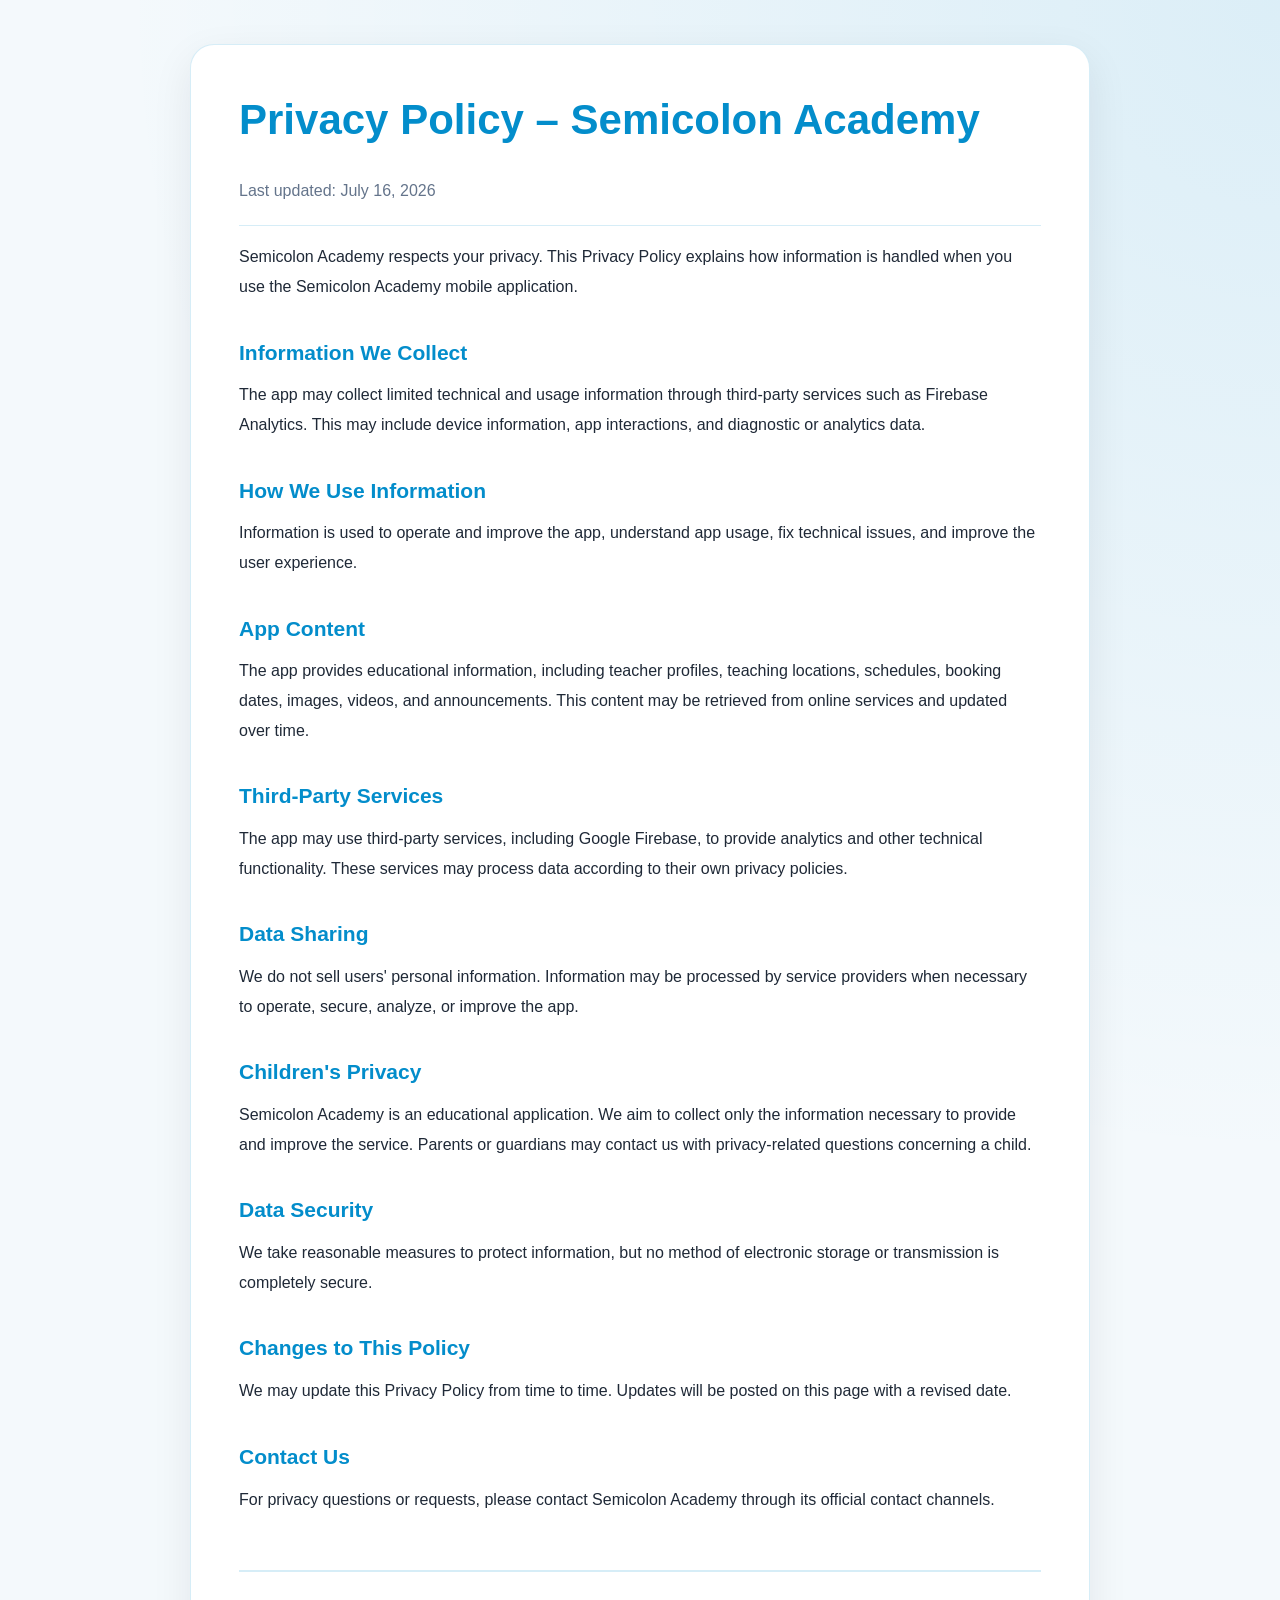
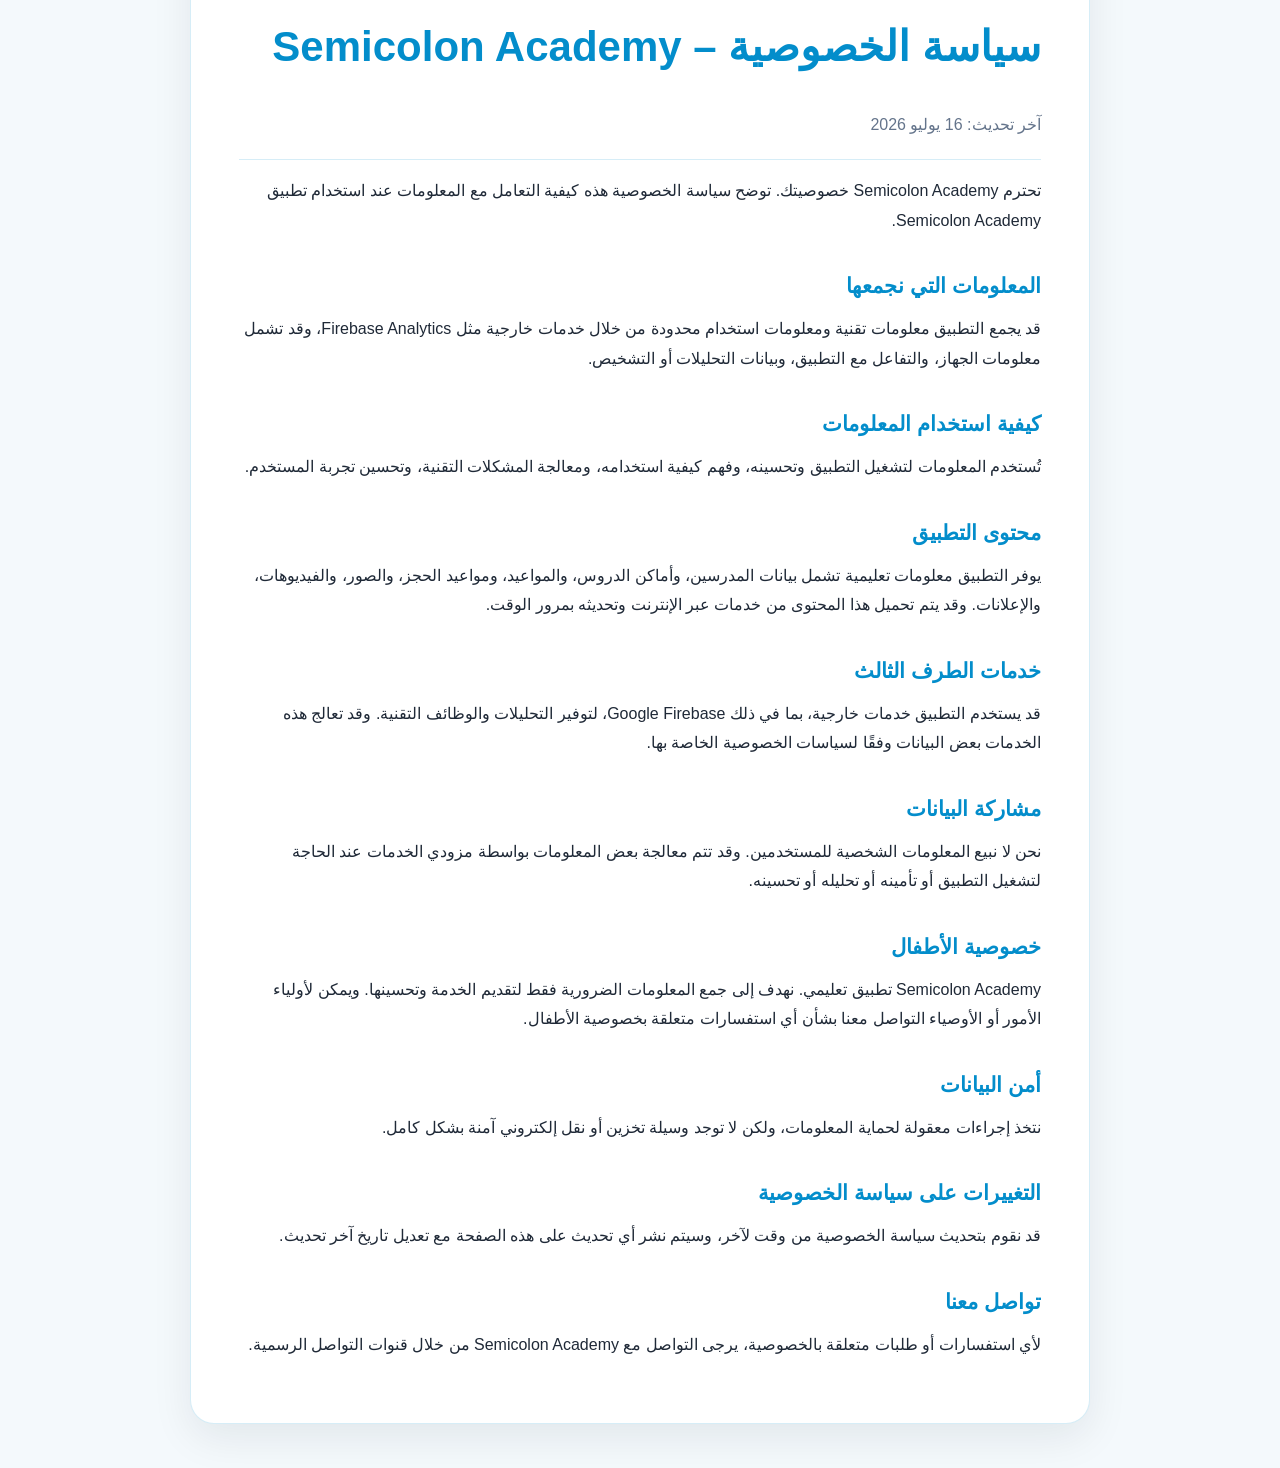
<file: privacy.html>
<!DOCTYPE html>
<html lang="en" dir="ltr">

<head>
    <meta charset="UTF-8" />
    <meta name="viewport" content="width=device-width, initial-scale=1.0" />
    <title>Privacy Policy - Semicolon Academy</title>
    <style>
        :root {
            color-scheme: light dark;
            --primary: #038DCB;
            --primary-soft: rgba(3, 141, 203, 0.10);
            --background: #f4f9fc;
            --surface: #ffffff;
            --text: #1f2937;
            --muted: #64748b;
            --border: rgba(3, 141, 203, 0.16);
            --shadow: rgba(15, 23, 42, 0.08);
        }

        * {
            box-sizing: border-box;
        }

        body {
            font-family: Arial, "Tahoma", sans-serif;
            margin: 0;
            padding: 24px;
            background:
                radial-gradient(circle at top right, var(--primary-soft), transparent 35%),
                var(--background);
            color: var(--text);
            line-height: 1.85;
            transition: background-color .25s ease, color .25s ease;
        }

        .container {
            max-width: 900px;
            margin: 20px auto;
            background: var(--surface);
            padding: clamp(24px, 5vw, 48px);
            border: 1px solid var(--border);
            border-radius: 24px;
            box-shadow: 0 14px 40px var(--shadow);
        }

        h1 {
            color: var(--primary);
            font-size: clamp(28px, 5vw, 42px);
            margin-top: 0;
            line-height: 1.3;
        }

        h2 {
            color: var(--primary);
            margin-top: 32px;
            margin-bottom: 8px;
            font-size: 21px;
        }

        p {
            margin-top: 8px;
        }

        .updated {
            color: var(--muted);
            padding-bottom: 20px;
            border-bottom: 1px solid var(--border);
        }

        .ar {
            direction: rtl;
            text-align: right;
            margin-top: 56px;
            padding-top: 48px;
            border-top: 2px solid var(--border);
        }

        @media (prefers-color-scheme: dark) {
            :root {
                --primary: #38BDF8;
                --primary-soft: rgba(56, 189, 248, 0.10);
                --background: #07131c;
                --surface: #0f202b;
                --text: #e8f1f5;
                --muted: #9fb3bf;
                --border: rgba(56, 189, 248, 0.18);
                --shadow: rgba(0, 0, 0, 0.35);
            }
        }

        @media (max-width: 600px) {
            body {
                padding: 12px;
            }

            .container {
                margin: 8px auto;
                border-radius: 18px;
            }
        }
    </style>
</head>

<body>
    <main class="container">
        <h1>Privacy Policy – Semicolon Academy</h1>
        <p class="updated">Last updated: July 16, 2026</p>

        <p>Semicolon Academy respects your privacy. This Privacy Policy explains how information is handled when you use
            the Semicolon Academy mobile application.</p>

        <h2>Information We Collect</h2>
        <p>The app may collect limited technical and usage information through third-party services such as Firebase
            Analytics. This may include device information, app interactions, and diagnostic or analytics data.</p>

        <h2>How We Use Information</h2>
        <p>Information is used to operate and improve the app, understand app usage, fix technical issues, and improve
            the user experience.</p>

        <h2>App Content</h2>
        <p>The app provides educational information, including teacher profiles, teaching locations, schedules, booking
            dates, images, videos, and announcements. This content may be retrieved from online services and updated
            over time.</p>

        <h2>Third-Party Services</h2>
        <p>The app may use third-party services, including Google Firebase, to provide analytics and other technical
            functionality. These services may process data according to their own privacy policies.</p>

        <h2>Data Sharing</h2>
        <p>We do not sell users' personal information. Information may be processed by service providers when necessary
            to operate, secure, analyze, or improve the app.</p>

        <h2>Children's Privacy</h2>
        <p>Semicolon Academy is an educational application. We aim to collect only the information necessary to provide
            and improve the service. Parents or guardians may contact us with privacy-related questions concerning a
            child.</p>

        <h2>Data Security</h2>
        <p>We take reasonable measures to protect information, but no method of electronic storage or transmission is
            completely secure.</p>

        <h2>Changes to This Policy</h2>
        <p>We may update this Privacy Policy from time to time. Updates will be posted on this page with a revised date.
        </p>

        <h2>Contact Us</h2>
        <p>For privacy questions or requests, please contact Semicolon Academy through its official contact channels.
        </p>

        <section class="ar" lang="ar">
            <h1>سياسة الخصوصية – Semicolon Academy</h1>
            <p class="updated">آخر تحديث: 16 يوليو 2026</p>

            <p>تحترم Semicolon Academy خصوصيتك. توضح سياسة الخصوصية هذه كيفية التعامل مع المعلومات عند استخدام تطبيق
                Semicolon Academy.</p>

            <h2>المعلومات التي نجمعها</h2>
            <p>قد يجمع التطبيق معلومات تقنية ومعلومات استخدام محدودة من خلال خدمات خارجية مثل Firebase Analytics، وقد
                تشمل معلومات الجهاز، والتفاعل مع التطبيق، وبيانات التحليلات أو التشخيص.</p>

            <h2>كيفية استخدام المعلومات</h2>
            <p>تُستخدم المعلومات لتشغيل التطبيق وتحسينه، وفهم كيفية استخدامه، ومعالجة المشكلات التقنية، وتحسين تجربة
                المستخدم.</p>

            <h2>محتوى التطبيق</h2>
            <p>يوفر التطبيق معلومات تعليمية تشمل بيانات المدرسين، وأماكن الدروس، والمواعيد، ومواعيد الحجز، والصور،
                والفيديوهات، والإعلانات. وقد يتم تحميل هذا المحتوى من خدمات عبر الإنترنت وتحديثه بمرور الوقت.</p>

            <h2>خدمات الطرف الثالث</h2>
            <p>قد يستخدم التطبيق خدمات خارجية، بما في ذلك Google Firebase، لتوفير التحليلات والوظائف التقنية. وقد تعالج
                هذه الخدمات بعض البيانات وفقًا لسياسات الخصوصية الخاصة بها.</p>

            <h2>مشاركة البيانات</h2>
            <p>نحن لا نبيع المعلومات الشخصية للمستخدمين. وقد تتم معالجة بعض المعلومات بواسطة مزودي الخدمات عند الحاجة
                لتشغيل التطبيق أو تأمينه أو تحليله أو تحسينه.</p>

            <h2>خصوصية الأطفال</h2>
            <p>Semicolon Academy تطبيق تعليمي. نهدف إلى جمع المعلومات الضرورية فقط لتقديم الخدمة وتحسينها. ويمكن لأولياء
                الأمور أو الأوصياء التواصل معنا بشأن أي استفسارات متعلقة بخصوصية الأطفال.</p>

            <h2>أمن البيانات</h2>
            <p>نتخذ إجراءات معقولة لحماية المعلومات، ولكن لا توجد وسيلة تخزين أو نقل إلكتروني آمنة بشكل كامل.</p>

            <h2>التغييرات على سياسة الخصوصية</h2>
            <p>قد نقوم بتحديث سياسة الخصوصية من وقت لآخر، وسيتم نشر أي تحديث على هذه الصفحة مع تعديل تاريخ آخر تحديث.
            </p>

            <h2>تواصل معنا</h2>
            <p>لأي استفسارات أو طلبات متعلقة بالخصوصية، يرجى التواصل مع Semicolon Academy من خلال قنوات التواصل الرسمية.
            </p>
        </section>
    </main>
</body>

</html>
</file>
